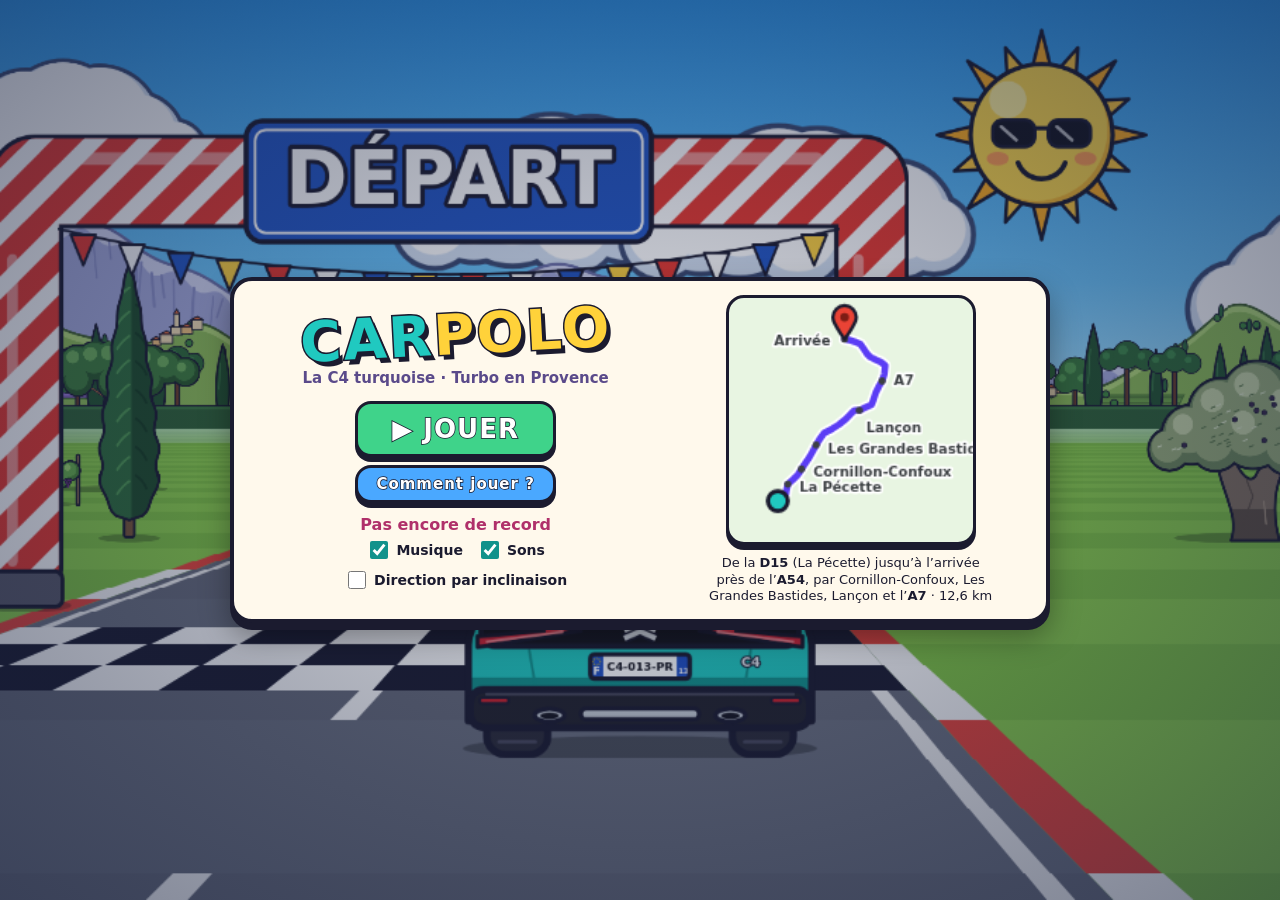
<file: www/index.html>
<!doctype html>
<html lang="fr">
<head>
<meta charset="utf-8">
<meta name="viewport" content="width=device-width, initial-scale=1, maximum-scale=1, user-scalable=no, viewport-fit=cover">
<meta name="theme-color" content="#20c9c0">
<meta name="mobile-web-app-capable" content="yes">
<meta name="apple-mobile-web-app-capable" content="yes">
<title>CarPolo Turbo</title>
<link rel="stylesheet" href="css/style.css">
</head>
<body>
<canvas id="c" aria-label="Jeu CarPolo"></canvas>

<div id="ui">
  <!-- Écran titre -->
  <section id="scr-title" class="screen hidden">
    <div class="card title-card">
      <div class="title-left">
        <h1 class="logo"><span class="l1">CAR</span><span class="l2">POLO</span></h1>
        <p class="tagline">La C4 turquoise · Turbo en Provence</p>
        <button id="btn-play" class="btn btn-go">▶ JOUER</button>
        <div class="row">
          <button id="btn-help" class="btn btn-small">Comment jouer ?</button>
        </div>
        <p id="t-best" class="best">Pas encore de record</p>
        <div class="opts">
          <label><input type="checkbox" id="opt-music"> Musique</label>
          <label><input type="checkbox" id="opt-sfx"> Sons</label>
          <label><input type="checkbox" id="opt-tilt"> Direction par inclinaison</label>
        </div>
      </div>
      <div class="title-right">
        <canvas id="t-map" class="map"></canvas>
        <p class="route">De la <b>D15</b> (La Pécette) jusqu’à l’arrivée près de l’<b>A54</b>, par Cornillon-Confoux, Les Grandes Bastides, Lançon et l’<b>A7</b> · 12,6 km</p>
      </div>
    </div>
    <p class="rotate-hint">↻ Tourne ton téléphone en paysage pour mieux jouer</p>
  </section>

  <!-- Aide -->
  <section id="scr-help" class="screen hidden">
    <div class="card help-card">
      <h2>Comment jouer ?</h2>
      <ul>
        <li><b>But :</b> arriver le plus vite possible <b>sans accident</b>.</li>
        <li><b>◀ ▶</b> à gauche pour tourner, <b>GAZ</b> et <b>FREIN</b> à droite.</li>
        <li><b>Permis à points :</b> 12 points. Un accident coûte <b>3 points</b>, un flash radar <b>1 point</b> et +3 s. À 0 : permis annulé !</li>
        <li>Les routes sont à double sens : pour doubler, vérifie qu’aucune voiture n’arrive en face.</li>
        <li>Ramasse les <b>chevrons dorés</b> et <b>frôle</b> les voitures pour remplir le <b>TURBO</b> ⚡.</li>
        <li>Le <b>klaxon</b> fait se ranger la voiture devant toi. Pouet pouet !</li>
        <li><b>Départ canon :</b> appuie sur GAZ juste au dernier feu.</li>
        <li>Radars à Cornillon, Lançon et sur l’A7 : ralentis aux panneaux, ou paie la note.</li>
        <li>Clavier : flèches, Espace = turbo, K = klaxon, P = pause.</li>
      </ul>
      <button id="btn-help-back" class="btn btn-go">C’EST PARTI !</button>
    </div>
  </section>

  <!-- Pause -->
  <section id="scr-pause" class="screen hidden">
    <div class="card small-card">
      <h2>PAUSE</h2>
      <button id="btn-resume" class="btn btn-go">▶ Reprendre</button>
      <button id="btn-restart" class="btn btn-small">↺ Recommencer</button>
      <button id="btn-quit" class="btn btn-small">⌂ Menu</button>
    </div>
  </section>

  <!-- Résultats -->
  <section id="scr-results" class="screen hidden">
    <div class="card results-card">
      <div class="res-left">
        <h2 id="res-title" class="big-title">ARRIVÉE !</h2>
        <p id="res-sub" class="sub"></p>
        <div class="time-row">
          <div id="res-medal" class="medal none">—</div>
          <div>
            <div id="res-time" class="res-time">0:00.00</div>
            <div id="res-pen" class="pen"></div>
          </div>
        </div>
        <p id="res-record" class="record hidden">★ NOUVEAU RECORD ! ★</p>
        <p id="res-clean" class="clean hidden">🏅 Badge « Zéro accident »</p>
        <p id="res-next" class="next"></p>
      </div>
      <div class="res-right">
        <table class="stats">
          <tr><td>Accidents</td><td id="st-crash">0</td></tr>
          <tr><td>Voitures frôlées</td><td id="st-near">0</td></tr>
          <tr><td>Chevrons dorés</td><td id="st-tok">0</td></tr>
          <tr><td>Flashs radar</td><td id="st-flash">0</td></tr>
          <tr><td>Permis</td><td id="st-pts">12 / 12</td></tr>
        </table>
        <button id="btn-again" class="btn btn-go">↺ REJOUER</button>
        <button id="btn-menu" class="btn btn-small">⌂ Menu</button>
      </div>
    </div>
  </section>
</div>

<script src="js/util.js"></script>
<script src="js/sprites.js"></script>
<script src="js/audio.js"></script>
<script src="js/track.js"></script>
<script src="js/render.js"></script>
<script src="js/hud.js"></script>
<script src="js/game.js"></script>
</body>
</html>
</file>
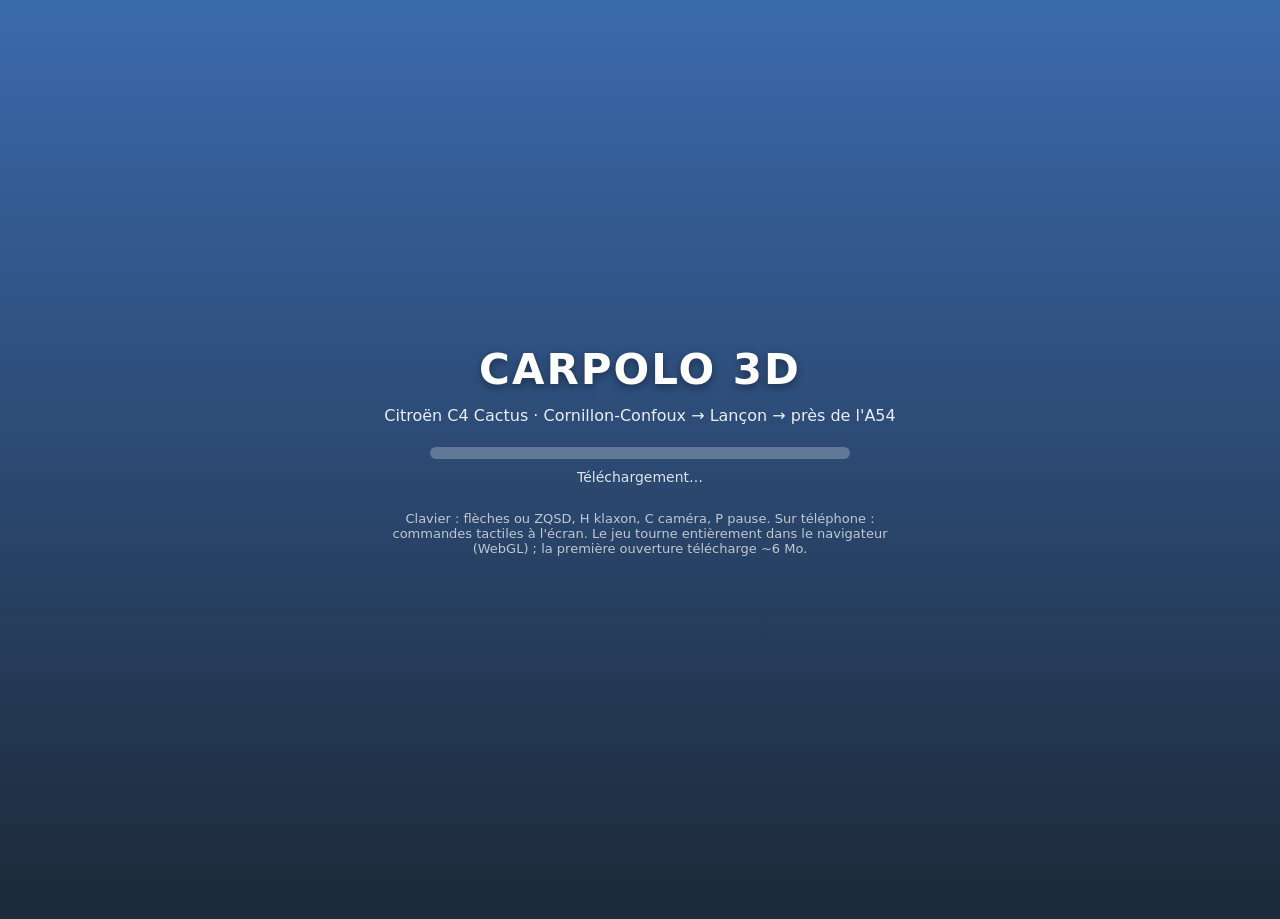
<file: game3d/web/shell.html>
<!doctype html>
<html lang="fr">
<head>
  <meta charset="utf-8">
  <meta name="viewport" content="width=device-width, initial-scale=1, maximum-scale=1, user-scalable=no, viewport-fit=cover">
  <meta name="mobile-web-app-capable" content="yes">
  <meta name="apple-mobile-web-app-capable" content="yes">
  <title>CarPolo 3D – la C4 Cactus sur le vrai trajet</title>
  <style>
    html, body { margin: 0; padding: 0; width: 100%; height: 100%; background: #1d2a3a; overflow: hidden; touch-action: none;
                 font-family: system-ui, -apple-system, "Segoe UI", Roboto, sans-serif; color: #fff; }
    canvas { display: block; width: 100vw; height: 100vh; outline: none; touch-action: none; image-rendering: auto; }
    #loader { position: absolute; inset: 0; display: flex; flex-direction: column; align-items: center; justify-content: center;
              background: linear-gradient(#3b6aad, #1d2a3a); text-align: center; padding: 24px; box-sizing: border-box; }
    #loader h1 { font-size: 42px; margin: 0 0 8px; letter-spacing: 2px; text-shadow: 0 3px 8px rgba(0,0,0,.4); }
    #loader p { margin: 4px 0; opacity: .9; }
    #bar { width: min(420px, 80vw); height: 12px; border-radius: 6px; background: rgba(255,255,255,.25); margin-top: 18px; overflow: hidden; }
    #bar div { height: 100%; width: 0; background: #fff; transition: width .15s; }
    #status { margin-top: 10px; font-size: 14px; opacity: .85; }
    #tip { margin-top: 26px; font-size: 13px; opacity: .7; max-width: 520px; }
    #fs { position: absolute; right: 10px; bottom: 10px; z-index: 5; background: rgba(0,0,0,.35); color: #fff; border: 1px solid rgba(255,255,255,.4);
          border-radius: 8px; padding: 6px 10px; font-size: 14px; cursor: pointer; display: none; }
    #fs:hover { background: rgba(0,0,0,.55); }
  </style>
</head>
<body>
  <div id="loader">
    <h1>CARPOLO 3D</h1>
    <p>Citroën C4 Cactus · Cornillon-Confoux → Lançon → près de l'A54</p>
    <div id="bar"><div id="barfill"></div></div>
    <div id="status">Téléchargement…</div>
    <div id="tip">Clavier : flèches ou ZQSD, H klaxon, C caméra, P pause. Sur téléphone : commandes tactiles à l'écran.
      Le jeu tourne entièrement dans le navigateur (WebGL) ; la première ouverture télécharge ~6 Mo.</div>
  </div>
  <canvas id="canvas" oncontextmenu="event.preventDefault()" tabindex="-1"></canvas>
  <button id="fs" title="Plein écran">⛶ Plein écran</button>
  <script>
    var statusEl = document.getElementById('status'), fill = document.getElementById('barfill'), loader = document.getElementById('loader');
    var fsBtn = document.getElementById('fs');
    var Module = {
      canvas: (function () {
        var c = document.getElementById('canvas');
        c.addEventListener('webglcontextlost', function (e) { alert('Le contexte WebGL a été perdu : recharge la page.'); e.preventDefault(); }, false);
        return c;
      })(),
      print: function (t) { console.log(t); },
      printErr: function (t) { console.warn(t); },
      setStatus: function (text) {
        var m = text.match(/([^(]+)\((\d+(\.\d+)?)\/(\d+)\)/);
        if (m) { fill.style.width = (100 * m[2] / m[4]) + '%'; statusEl.textContent = 'Téléchargement… ' + Math.round(100 * m[2] / m[4]) + ' %'; }
        else if (text) statusEl.textContent = text;
        if (!text) { fill.style.width = '100%'; statusEl.textContent = 'Démarrage…';
                     setTimeout(function () { loader.style.display = 'none'; fsBtn.style.display = 'block'; }, 400); }
      },
      onAbort: function (what) { statusEl.textContent = 'Erreur : ' + what; }
    };
    window.onerror = function (msg) { statusEl.textContent = 'Erreur : ' + msg; };
    fsBtn.addEventListener('click', function () {
      var el = document.documentElement;
      if (document.fullscreenElement) { document.exitFullscreen(); return; }
      (el.requestFullscreen || el.webkitRequestFullscreen || function () {}).call(el);
      try { screen.orientation && screen.orientation.lock && screen.orientation.lock('landscape').catch(function () {}); } catch (e) {}
    });
    document.addEventListener('fullscreenchange', function () { fsBtn.textContent = document.fullscreenElement ? '⛶ Quitter' : '⛶ Plein écran'; });
    // keep the keyboard on the game (arrow keys must not scroll the page)
    window.addEventListener('keydown', function (e) { if ([32, 37, 38, 39, 40].indexOf(e.keyCode) >= 0) e.preventDefault(); }, { passive: false });
  </script>
  {{{ SCRIPT }}}
</body>
</html>
</file>
<file: www/css/style.css>
:root {
  --ink: #1b1b2f;
  --turq: #20c9c0;
  --turq-dark: #11928b;
  --sun: #ffd23a;
  --red: #e8443a;
  --paper: #fff9ec;
  --go: #3fd38a;
  --font: "Arial Black", "Roboto Black", "Roboto", system-ui, sans-serif;
  --text: "Trebuchet MS", "Roboto", system-ui, sans-serif;
}

* { box-sizing: border-box; -webkit-tap-highlight-color: transparent; }

html, body {
  margin: 0; padding: 0; width: 100%; height: 100%;
  overflow: hidden; background: #2f9bf0;
  touch-action: none; user-select: none; -webkit-user-select: none;
  overscroll-behavior: none;
}

#c {
  position: fixed; inset: 0; display: block;
  width: 100vw; height: 100vh; touch-action: none;
  image-rendering: auto;
}

#ui { position: fixed; inset: 0; pointer-events: none; font-family: var(--text); color: var(--ink); }

.screen {
  position: absolute; inset: 0; display: flex; flex-direction: column;
  align-items: center; justify-content: center; pointer-events: auto;
  padding: max(10px, env(safe-area-inset-top)) max(16px, env(safe-area-inset-right)) max(10px, env(safe-area-inset-bottom)) max(16px, env(safe-area-inset-left));
  background: radial-gradient(ellipse at center, rgba(20, 30, 60, 0.15), rgba(20, 30, 60, 0.55));
  overflow-y: auto;
  animation: fadein 0.25s ease-out;
}
.screen.hidden { display: none; }
@keyframes fadein { from { opacity: 0; } to { opacity: 1; } }
@keyframes pop { 0% { transform: scale(0.7); } 70% { transform: scale(1.05); } 100% { transform: scale(1); } }

.card {
  background: var(--paper);
  border: 4px solid var(--ink);
  border-radius: 22px;
  box-shadow: 0 7px 0 var(--ink), 0 14px 30px rgba(0, 0, 0, 0.35);
  padding: 14px 20px;
  max-width: 820px; width: 100%;
  animation: pop 0.35s ease-out;
}

h2 { font-family: var(--font); font-weight: 900; margin: 0 0 8px; font-size: 26px; letter-spacing: 1px; }

.title-card { display: flex; gap: 18px; align-items: center; }
.title-left { flex: 1.15; display: flex; flex-direction: column; align-items: center; text-align: center; }
.title-right { flex: 1; display: flex; flex-direction: column; align-items: center; }

.logo { margin: 0; font-family: var(--font); font-weight: 900; font-size: 56px; line-height: 1; letter-spacing: 2px; transform: rotate(-3deg); }
.logo span { -webkit-text-stroke: 3px var(--ink); paint-order: stroke fill; text-shadow: 4px 5px 0 var(--ink); }
.logo .l1 { color: var(--turq); }
.logo .l2 { color: var(--sun); }
.tagline { margin: 6px 0 10px; font-weight: 800; color: #5a4a8a; font-size: 15px; }

.btn {
  font-family: var(--font); font-weight: 900; cursor: pointer; border: 3.5px solid var(--ink); border-radius: 16px;
  box-shadow: 0 5px 0 var(--ink); color: #fff; letter-spacing: 1px;
  -webkit-text-stroke: 1.5px var(--ink); paint-order: stroke fill;
  transition: transform 0.08s, box-shadow 0.08s;
  margin: 4px;
}
.btn:active { transform: translateY(4px); box-shadow: 0 1px 0 var(--ink); }
.btn-go { background: var(--go); font-size: 26px; padding: 10px 34px; }
.btn-small { background: #4aa8ff; font-size: 15px; padding: 7px 18px; }
.row { display: flex; gap: 6px; justify-content: center; }

.best { margin: 8px 0 4px; font-weight: 900; color: #b0306a; }
.opts { display: flex; flex-wrap: wrap; gap: 6px 14px; justify-content: center; font-weight: 700; font-size: 14px; }
.opts label { display: flex; align-items: center; gap: 5px; cursor: pointer; }
.opts input { width: 18px; height: 18px; accent-color: var(--turq-dark); }

.map {
  width: min(250px, 34vh); height: min(250px, 34vh);
  background: #e8f5e2; border: 3.5px solid var(--ink); border-radius: 18px;
  box-shadow: 0 5px 0 var(--ink);
}
.route { font-size: 13px; text-align: center; margin: 10px 0 0; max-width: 290px; line-height: 1.3; }

.rotate-hint { display: none; color: #fff; font-weight: 900; text-shadow: 0 2px 0 var(--ink); margin-top: 12px; }

.help-card { max-width: 640px; }
.help-card ul { margin: 0 0 10px; padding-left: 20px; font-size: 15px; line-height: 1.45; }
.help-card li { margin-bottom: 3px; }
.help-card { text-align: left; }
.help-card .btn { display: block; margin: 6px auto 0; }

.small-card { max-width: 320px; display: flex; flex-direction: column; align-items: stretch; text-align: center; }

.results-card { display: flex; gap: 20px; align-items: center; }
.res-left { flex: 1.2; text-align: center; }
.res-right { flex: 1; display: flex; flex-direction: column; align-items: stretch; }
.big-title { font-size: 40px; color: var(--sun); -webkit-text-stroke: 2.5px var(--ink); paint-order: stroke fill; text-shadow: 3px 4px 0 var(--ink); margin: 0; transform: rotate(-2deg); }
.big-title.red { color: #ff5a3c; }
.sub { margin: 6px 0 8px; font-weight: 700; }
.time-row { display: flex; align-items: center; justify-content: center; gap: 14px; }
.res-time { font-family: var(--font); font-weight: 900; font-size: 40px; }
.pen { font-size: 13px; font-weight: 700; color: #8a6a6a; }
.medal {
  width: 74px; height: 74px; border-radius: 50%; border: 4px solid var(--ink);
  display: flex; align-items: center; justify-content: center;
  font-family: var(--font); font-weight: 900; font-size: 13px; box-shadow: 0 4px 0 var(--ink), inset 0 -6px 0 rgba(0,0,0,0.15);
  animation: pop 0.5s ease-out;
}
.medal.or { background: radial-gradient(circle at 35% 30%, #fff6b0, #ffd23a 55%, #d9a514); }
.medal.argent { background: radial-gradient(circle at 35% 30%, #ffffff, #d9dde4 55%, #9aa3b2); }
.medal.bronze { background: radial-gradient(circle at 35% 30%, #ffd2a8, #e09a5a 55%, #a8612a); }
.medal.none { background: #e6e1d6; color: #8a8478; }
.record { font-family: var(--font); font-weight: 900; color: #ff5a3c; margin: 8px 0 0; animation: pop 0.6s ease-out infinite alternate; }
.clean { font-weight: 900; color: var(--turq-dark); margin: 6px 0 0; }
.next { font-size: 13px; font-weight: 700; color: #5a4a8a; margin: 6px 0 0; }
.hidden { display: none !important; }

.stats { border-collapse: collapse; width: 100%; font-weight: 800; font-size: 15px; margin-bottom: 8px; }
.stats td { padding: 4px 6px; border-bottom: 2px dashed #e0d6c0; }
.stats td:last-child { text-align: right; font-family: var(--font); font-weight: 900; }

/* petits écrans paysage (téléphones) */
@media (max-height: 430px) {
  .card { padding: 10px 16px; border-radius: 18px; }
  .logo { font-size: 42px; }
  .tagline { font-size: 13px; margin: 4px 0 6px; }
  .btn-go { font-size: 21px; padding: 7px 26px; }
  .btn-small { font-size: 13px; padding: 5px 14px; }
  .best { margin: 5px 0 2px; font-size: 13px; }
  .opts { font-size: 12px; }
  .route { font-size: 11px; margin-top: 6px; }
  .help-card ul { font-size: 12.5px; line-height: 1.35; }
  h2 { font-size: 20px; margin-bottom: 4px; }
  .big-title { font-size: 30px; }
  .res-time { font-size: 30px; }
  .medal { width: 58px; height: 58px; font-size: 11px; }
  .stats { font-size: 13px; }
  .stats td { padding: 2px 6px; }
}

/* portrait : on empile */
@media (orientation: portrait) {
  .title-card, .results-card { flex-direction: column; gap: 10px; }
  .rotate-hint { display: block; }
  .map { width: min(200px, 30vh); height: min(200px, 30vh); }
}
</file>
